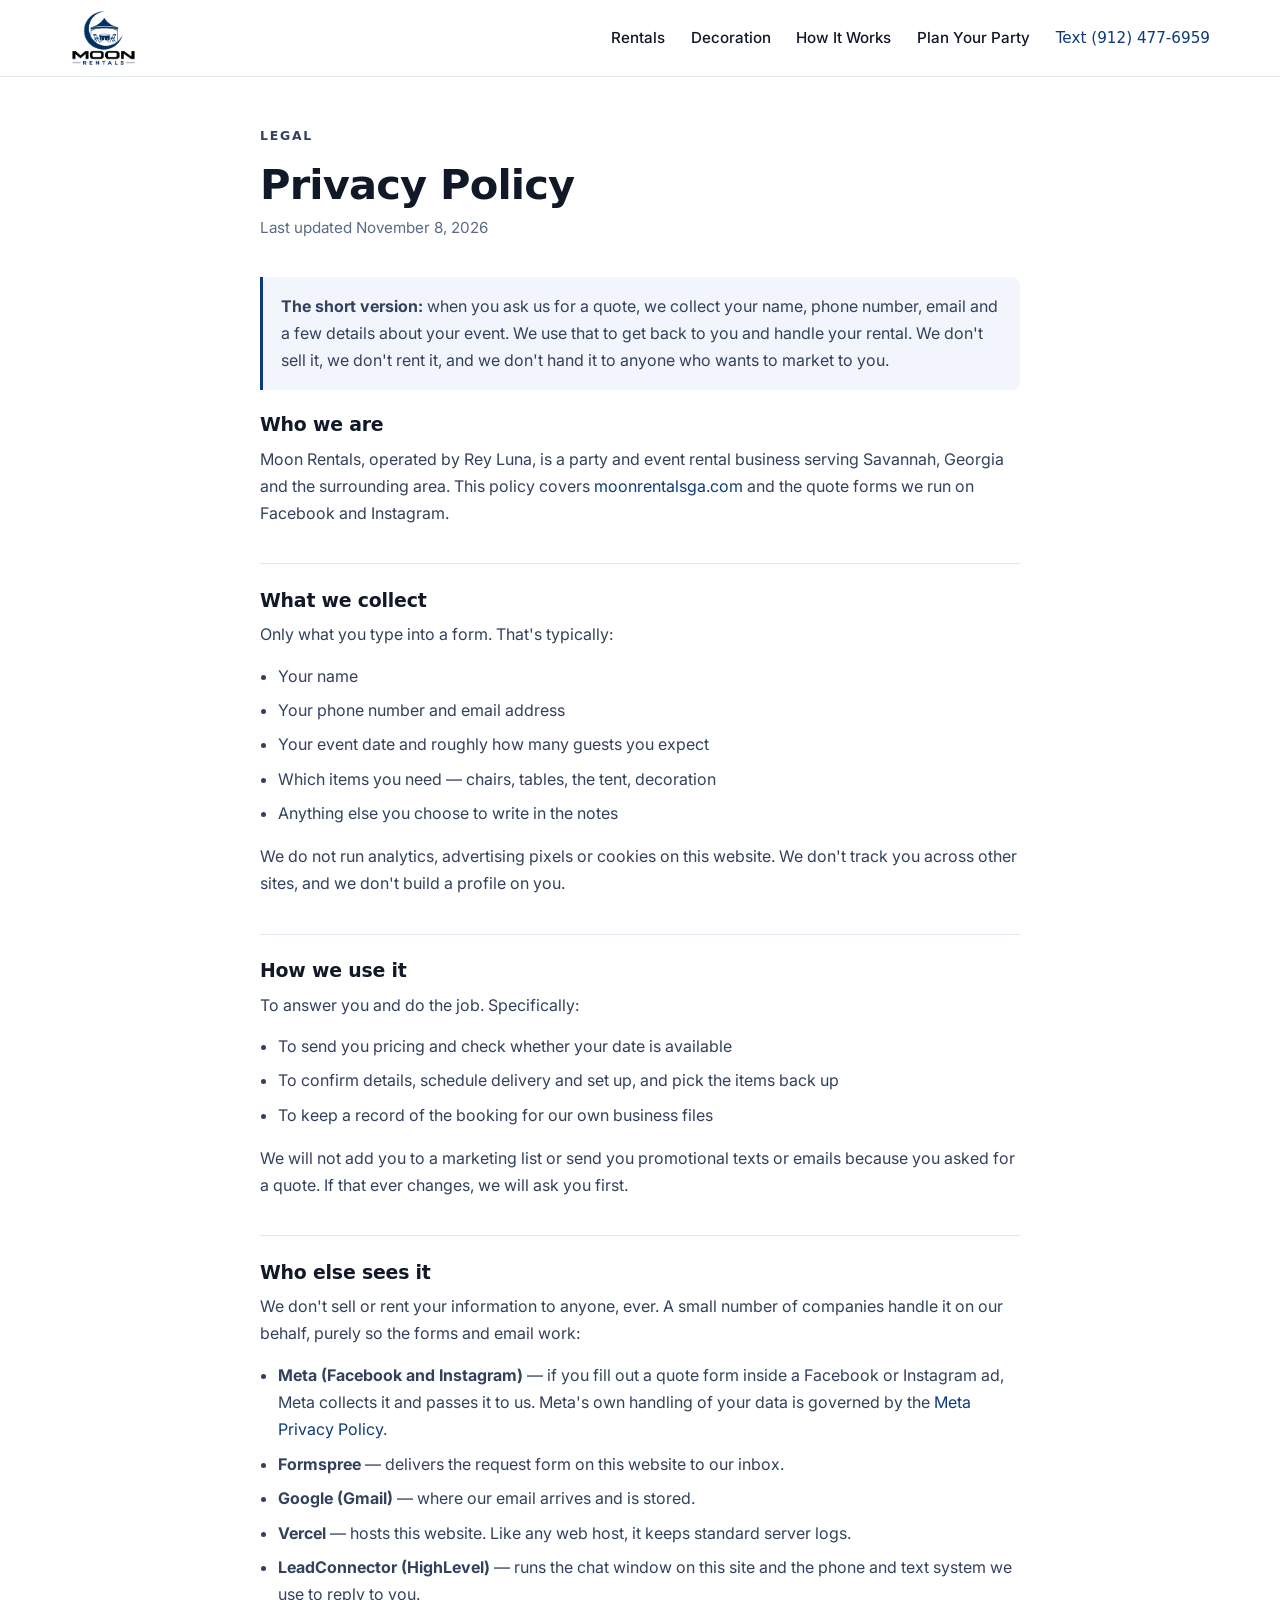
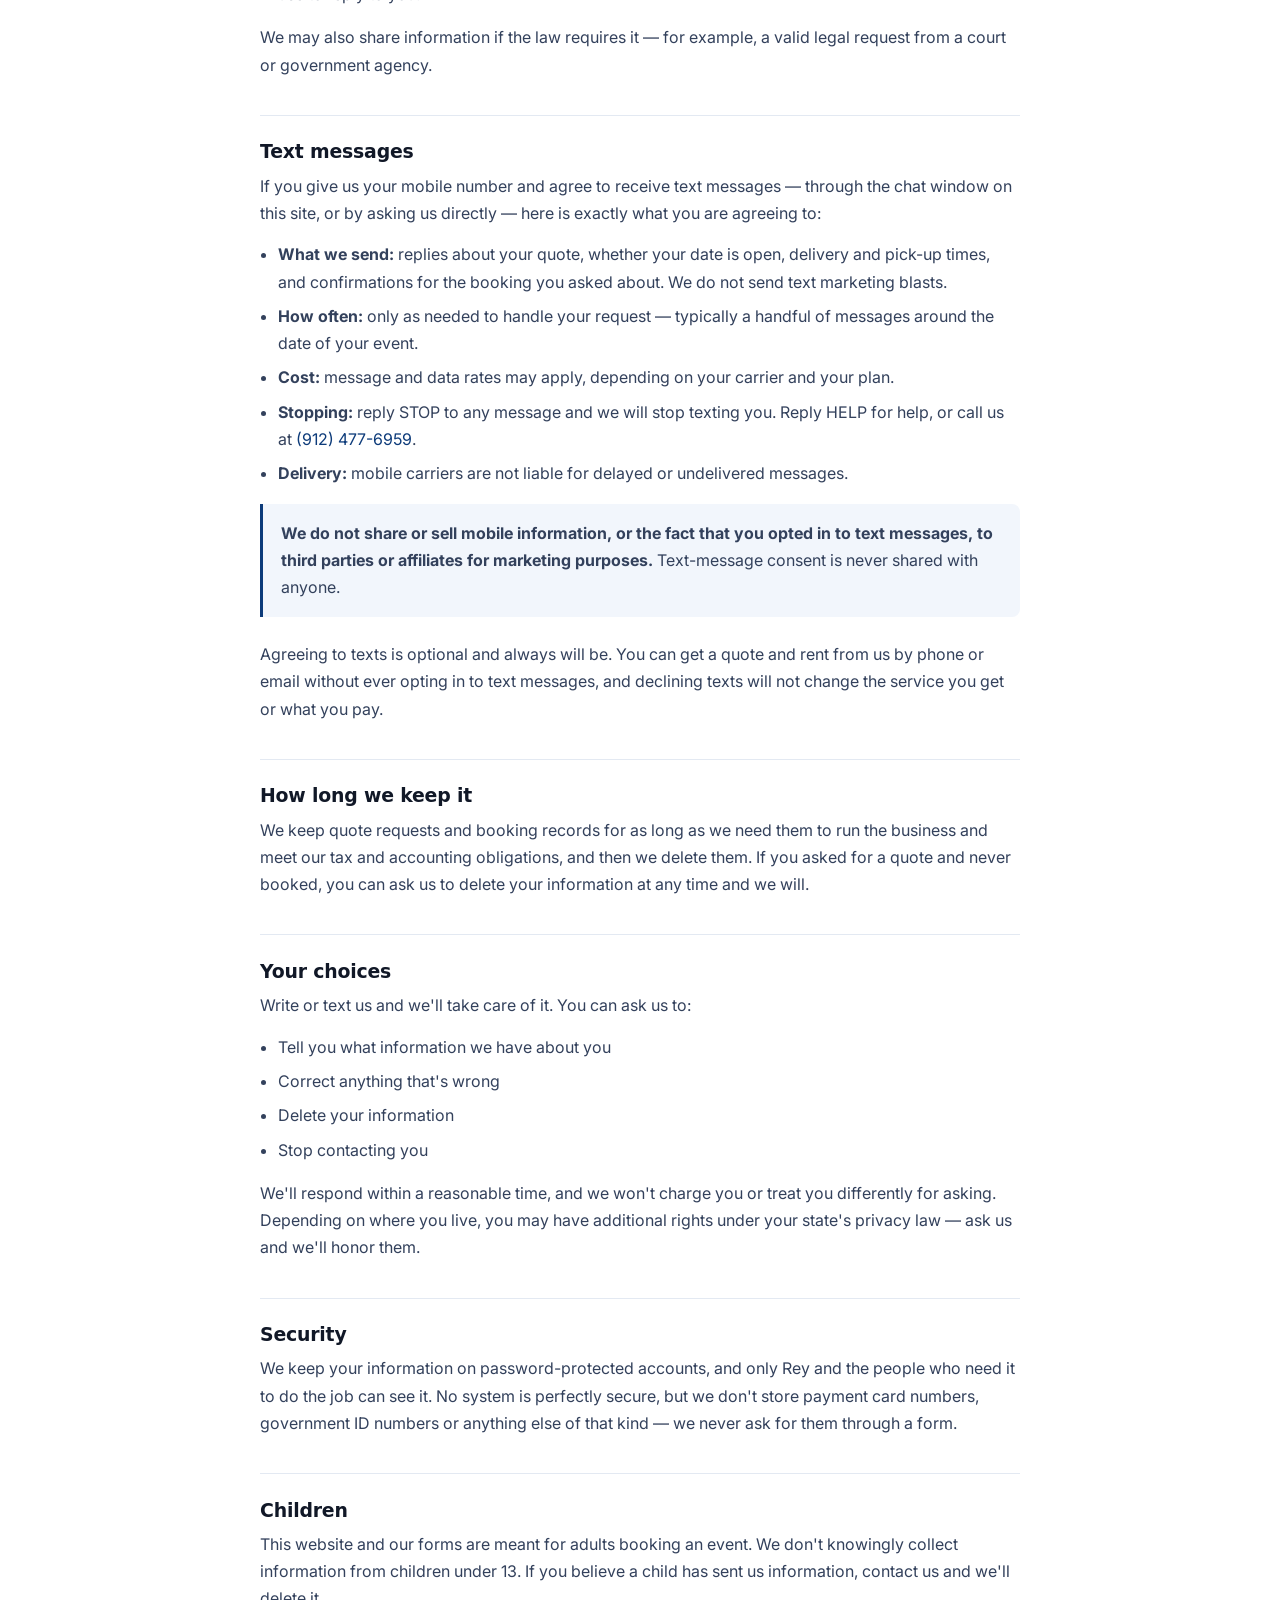
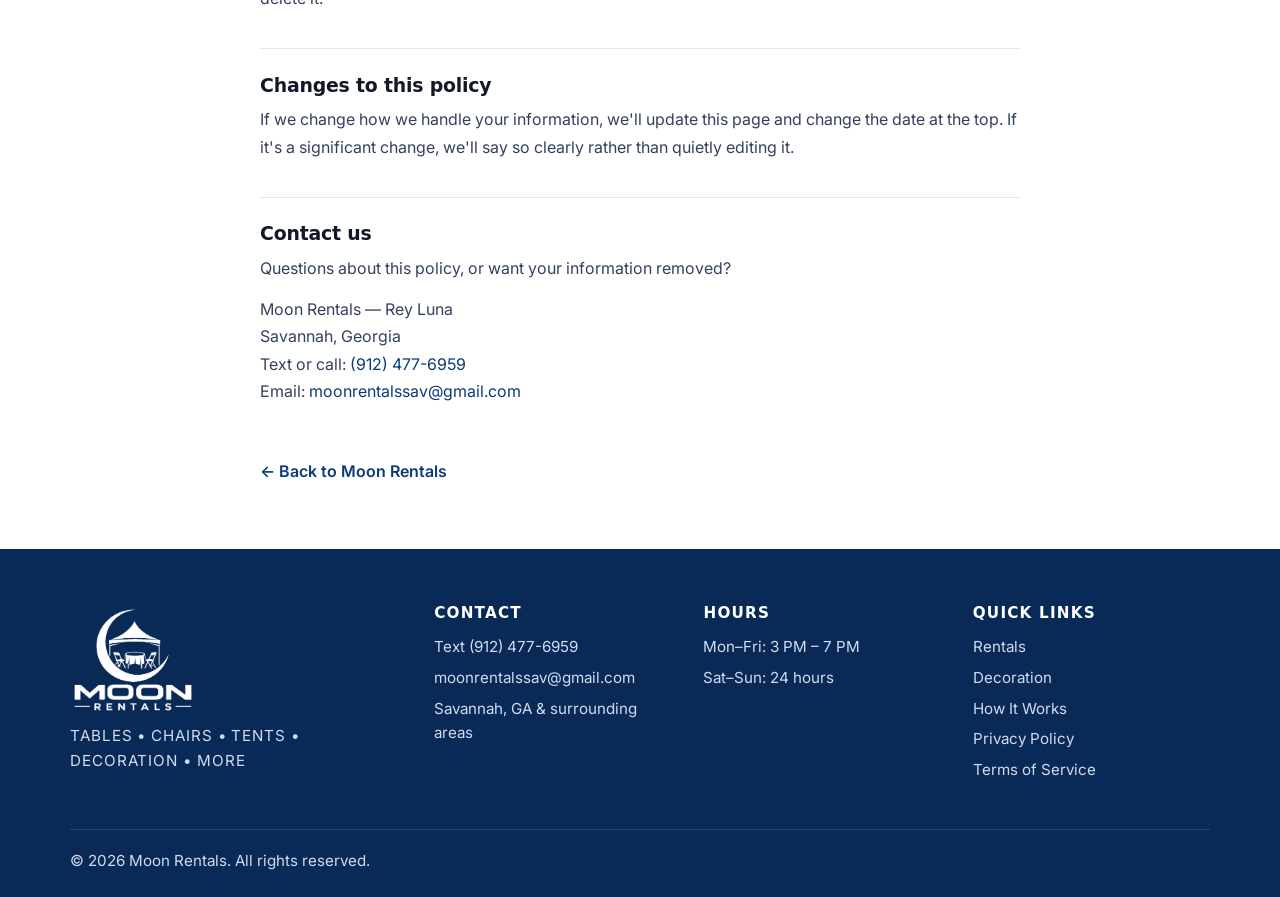
<file: privacy.html>
<!DOCTYPE html>
<html lang="en">
<head>
  <meta charset="UTF-8">
  <meta name="viewport" content="width=device-width, initial-scale=1.0">
  <title>Privacy Policy | Moon Rentals</title>
  <meta name="description" content="How Moon Rentals collects, uses and protects the information you send us when you request a quote. We never sell or share your information.">
  <link rel="icon" type="image/png" sizes="32x32" href="assets/icon-32.png">
  <link rel="apple-touch-icon" href="assets/icon-180.png">
  <link rel="canonical" href="https://www.moonrentalsga.com/privacy">
  <meta name="theme-color" content="#0d3b7a">
  <meta name="robots" content="index, follow">
  <meta property="og:title" content="Privacy Policy | Moon Rentals">
  <meta property="og:description" content="How Moon Rentals handles the information you send when you request a quote.">
  <meta property="og:type" content="website">
  <meta property="og:url" content="https://www.moonrentalsga.com/privacy">
  <link rel="preconnect" href="https://fonts.googleapis.com">
  <link rel="preconnect" href="https://fonts.gstatic.com" crossorigin>
  <link href="https://fonts.googleapis.com/css2?family=Inter:wght@400;500;600;700;800&display=swap" rel="stylesheet">
  <link rel="stylesheet" href="style.css">
  <style>
    .legal { padding: 3rem 0 4rem; }
    .legal-inner { max-width: 760px; }
    .legal h1 { font-size: clamp(1.9rem, 5vw, 2.6rem); margin-bottom: .4rem; }
    .legal .updated { color: #5a6b85; font-size: .95rem; margin-bottom: 2.25rem; }
    .legal h2 {
      font-size: 1.18rem;
      margin: 2.25rem 0 .6rem;
      padding-top: 1.6rem;
      border-top: 1px solid #e3e9f2;
    }
    .legal h2:first-of-type { border-top: 0; padding-top: 0; margin-top: 1.5rem; }
    .legal p, .legal li { color: #33415c; line-height: 1.7; }
    .legal p { margin: 0 0 .9rem; }
    .legal ul { margin: 0 0 1rem; padding-left: 1.15rem; }
    .legal li { margin-bottom: .45rem; }
    .legal a { color: #0d3b7a; }
    .legal .callout {
      background: #f2f6fc;
      border-left: 3px solid #0d3b7a;
      border-radius: 0 8px 8px 0;
      padding: 1rem 1.15rem;
      margin: 0 0 1.5rem;
    }
    .legal .callout p:last-child { margin-bottom: 0; }
    .legal .back { display: inline-block; margin-top: 2.5rem; font-weight: 600; }
    @media (prefers-color-scheme: dark) {
      .legal .updated { color: #6b7a92; }
    }
  </style>

  <!-- LeadConnector chat widget (GoHighLevel) -->
  <script src="https://widgets.leadconnectorhq.com/loader.js" data-resources-url="https://widgets.leadconnectorhq.com/chat-widget/loader.js" data-widget-id="6aefddc55c2083470f449b9e"></script>
</head>
<body>

  <header class="nav" id="top">
    <div class="container nav-inner">
      <a href="/" class="brand" aria-label="Moon Rentals home">
        <img src="assets/logo.png" alt="Moon Rentals" class="brand-logo">
      </a>
      <nav class="nav-links" id="navLinks">
        <a href="/#rentals">Rentals</a>
        <a href="/#decoration">Decoration</a>
        <a href="/#how">How It Works</a>
        <a href="/#planner">Plan Your Party</a>
        <a href="sms:+19124776959" class="nav-phone">Text (912) 477-6959</a>
      </nav>
      <button class="nav-toggle" id="navToggle" aria-label="Open menu" aria-expanded="false">
        <span></span><span></span><span></span>
      </button>
    </div>
  </header>

  <main>
    <section class="section legal">
      <div class="container legal-inner">

        <p class="eyebrow">Legal</p>
        <h1>Privacy Policy</h1>
        <p class="updated">Last updated November 8, 2026</p>

        <div class="callout">
          <p><strong>The short version:</strong> when you ask us for a quote, we collect your name, phone number, email and a few details about your event. We use that to get back to you and handle your rental. We don't sell it, we don't rent it, and we don't hand it to anyone who wants to market to you.</p>
        </div>

        <h2>Who we are</h2>
        <p>Moon Rentals, operated by Rey Luna, is a party and event rental business serving Savannah, Georgia and the surrounding area. This policy covers <a href="https://www.moonrentalsga.com/">moonrentalsga.com</a> and the quote forms we run on Facebook and Instagram.</p>

        <h2>What we collect</h2>
        <p>Only what you type into a form. That's typically:</p>
        <ul>
          <li>Your name</li>
          <li>Your phone number and email address</li>
          <li>Your event date and roughly how many guests you expect</li>
          <li>Which items you need &mdash; chairs, tables, the tent, decoration</li>
          <li>Anything else you choose to write in the notes</li>
        </ul>
        <p>We do not run analytics, advertising pixels or cookies on this website. We don't track you across other sites, and we don't build a profile on you.</p>

        <h2>How we use it</h2>
        <p>To answer you and do the job. Specifically:</p>
        <ul>
          <li>To send you pricing and check whether your date is available</li>
          <li>To confirm details, schedule delivery and set up, and pick the items back up</li>
          <li>To keep a record of the booking for our own business files</li>
        </ul>
        <p>We will not add you to a marketing list or send you promotional texts or emails because you asked for a quote. If that ever changes, we will ask you first.</p>

        <h2>Who else sees it</h2>
        <p>We don't sell or rent your information to anyone, ever. A small number of companies handle it on our behalf, purely so the forms and email work:</p>
        <ul>
          <li><strong>Meta (Facebook and Instagram)</strong> &mdash; if you fill out a quote form inside a Facebook or Instagram ad, Meta collects it and passes it to us. Meta's own handling of your data is governed by the <a href="https://www.facebook.com/privacy/policy/" rel="noopener" target="_blank">Meta Privacy Policy</a>.</li>
          <li><strong>Formspree</strong> &mdash; delivers the request form on this website to our inbox.</li>
          <li><strong>Google (Gmail)</strong> &mdash; where our email arrives and is stored.</li>
          <li><strong>Vercel</strong> &mdash; hosts this website. Like any web host, it keeps standard server logs.</li>
          <li><strong>LeadConnector (HighLevel)</strong> &mdash; runs the chat window on this site and the phone and text system we use to reply to you.</li>
        </ul>
        <p>We may also share information if the law requires it &mdash; for example, a valid legal request from a court or government agency.</p>

        <h2>Text messages</h2>
        <p>If you give us your mobile number and agree to receive text messages &mdash; through the chat window on this site, or by asking us directly &mdash; here is exactly what you are agreeing to:</p>
        <ul>
          <li><strong>What we send:</strong> replies about your quote, whether your date is open, delivery and pick-up times, and confirmations for the booking you asked about. We do not send text marketing blasts.</li>
          <li><strong>How often:</strong> only as needed to handle your request &mdash; typically a handful of messages around the date of your event.</li>
          <li><strong>Cost:</strong> message and data rates may apply, depending on your carrier and your plan.</li>
          <li><strong>Stopping:</strong> reply STOP to any message and we will stop texting you. Reply HELP for help, or call us at <a href="tel:+19124776959">(912) 477-6959</a>.</li>
          <li><strong>Delivery:</strong> mobile carriers are not liable for delayed or undelivered messages.</li>
        </ul>
        <div class="callout">
          <p><strong>We do not share or sell mobile information, or the fact that you opted in to text messages, to third parties or affiliates for marketing purposes.</strong> Text-message consent is never shared with anyone.</p>
        </div>
        <p>Agreeing to texts is optional and always will be. You can get a quote and rent from us by phone or email without ever opting in to text messages, and declining texts will not change the service you get or what you pay.</p>

        <h2>How long we keep it</h2>
        <p>We keep quote requests and booking records for as long as we need them to run the business and meet our tax and accounting obligations, and then we delete them. If you asked for a quote and never booked, you can ask us to delete your information at any time and we will.</p>

        <h2>Your choices</h2>
        <p>Write or text us and we'll take care of it. You can ask us to:</p>
        <ul>
          <li>Tell you what information we have about you</li>
          <li>Correct anything that's wrong</li>
          <li>Delete your information</li>
          <li>Stop contacting you</li>
        </ul>
        <p>We'll respond within a reasonable time, and we won't charge you or treat you differently for asking. Depending on where you live, you may have additional rights under your state's privacy law &mdash; ask us and we'll honor them.</p>

        <h2>Security</h2>
        <p>We keep your information on password-protected accounts, and only Rey and the people who need it to do the job can see it. No system is perfectly secure, but we don't store payment card numbers, government ID numbers or anything else of that kind &mdash; we never ask for them through a form.</p>

        <h2>Children</h2>
        <p>This website and our forms are meant for adults booking an event. We don't knowingly collect information from children under 13. If you believe a child has sent us information, contact us and we'll delete it.</p>

        <h2>Changes to this policy</h2>
        <p>If we change how we handle your information, we'll update this page and change the date at the top. If it's a significant change, we'll say so clearly rather than quietly editing it.</p>

        <h2>Contact us</h2>
        <p>Questions about this policy, or want your information removed?</p>
        <p>
          Moon Rentals &mdash; Rey Luna<br>
          Savannah, Georgia<br>
          Text or call: <a href="sms:+19124776959">(912) 477-6959</a><br>
          Email: <a href="mailto:moonrentalssav@gmail.com">moonrentalssav@gmail.com</a>
        </p>

        <a href="/" class="back">&larr; Back to Moon Rentals</a>

      </div>
    </section>
  </main>

  <footer class="footer">
    <div class="container footer-inner">
      <div class="footer-brand">
        <img src="assets/logo-white.png" alt="Moon Rentals" class="footer-logo">
        <p>Tables &bull; Chairs &bull; Tents &bull; Decoration &bull; More</p>
      </div>
      <div class="footer-col">
        <h4>Contact</h4>
        <p><a href="sms:+19124776959">Text (912) 477-6959</a></p>
        <p><a href="mailto:moonrentalssav@gmail.com">moonrentalssav@gmail.com</a></p>
        <p>Savannah, GA &amp; surrounding areas</p>
      </div>
      <div class="footer-col">
        <h4>Hours</h4>
        <p>Mon&ndash;Fri: 3 PM &ndash; 7 PM</p>
        <p>Sat&ndash;Sun: 24 hours</p>
      </div>
      <div class="footer-col">
        <h4>Quick Links</h4>
        <p><a href="/#rentals">Rentals</a></p>
        <p><a href="/#decoration">Decoration</a></p>
        <p><a href="/#how">How It Works</a></p>
        <p><a href="/privacy">Privacy Policy</a></p>
        <p><a href="/terms">Terms of Service</a></p>
      </div>
    </div>
    <div class="container footer-bottom">
      <p>&copy; <span id="year"></span> Moon Rentals. All rights reserved.</p>
    </div>
  </footer>

  <script>
    document.getElementById('year').textContent = new Date().getFullYear();
    var navToggle = document.getElementById('navToggle');
    var navLinks = document.getElementById('navLinks');
    navToggle.addEventListener('click', function () {
      var open = navLinks.classList.toggle('open');
      navToggle.setAttribute('aria-expanded', open);
    });
  </script>

</body>
</html>
</file>
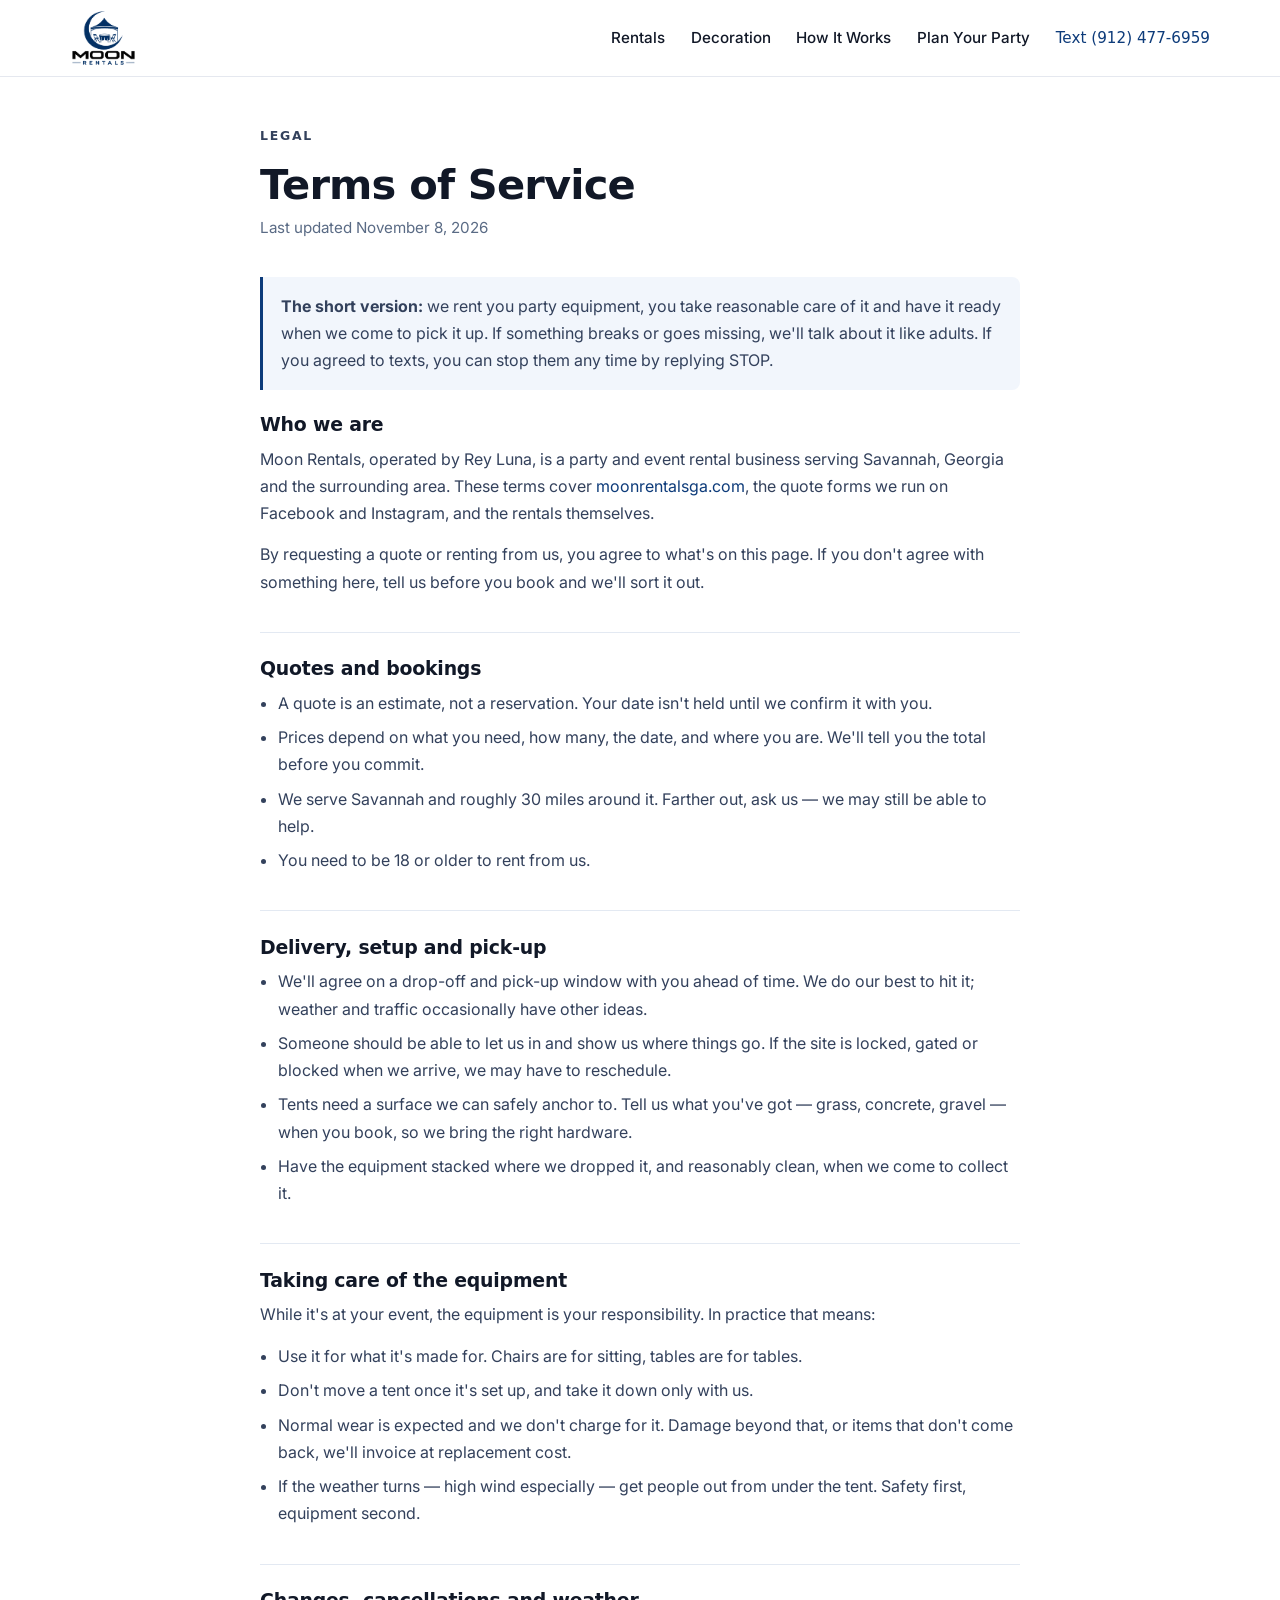
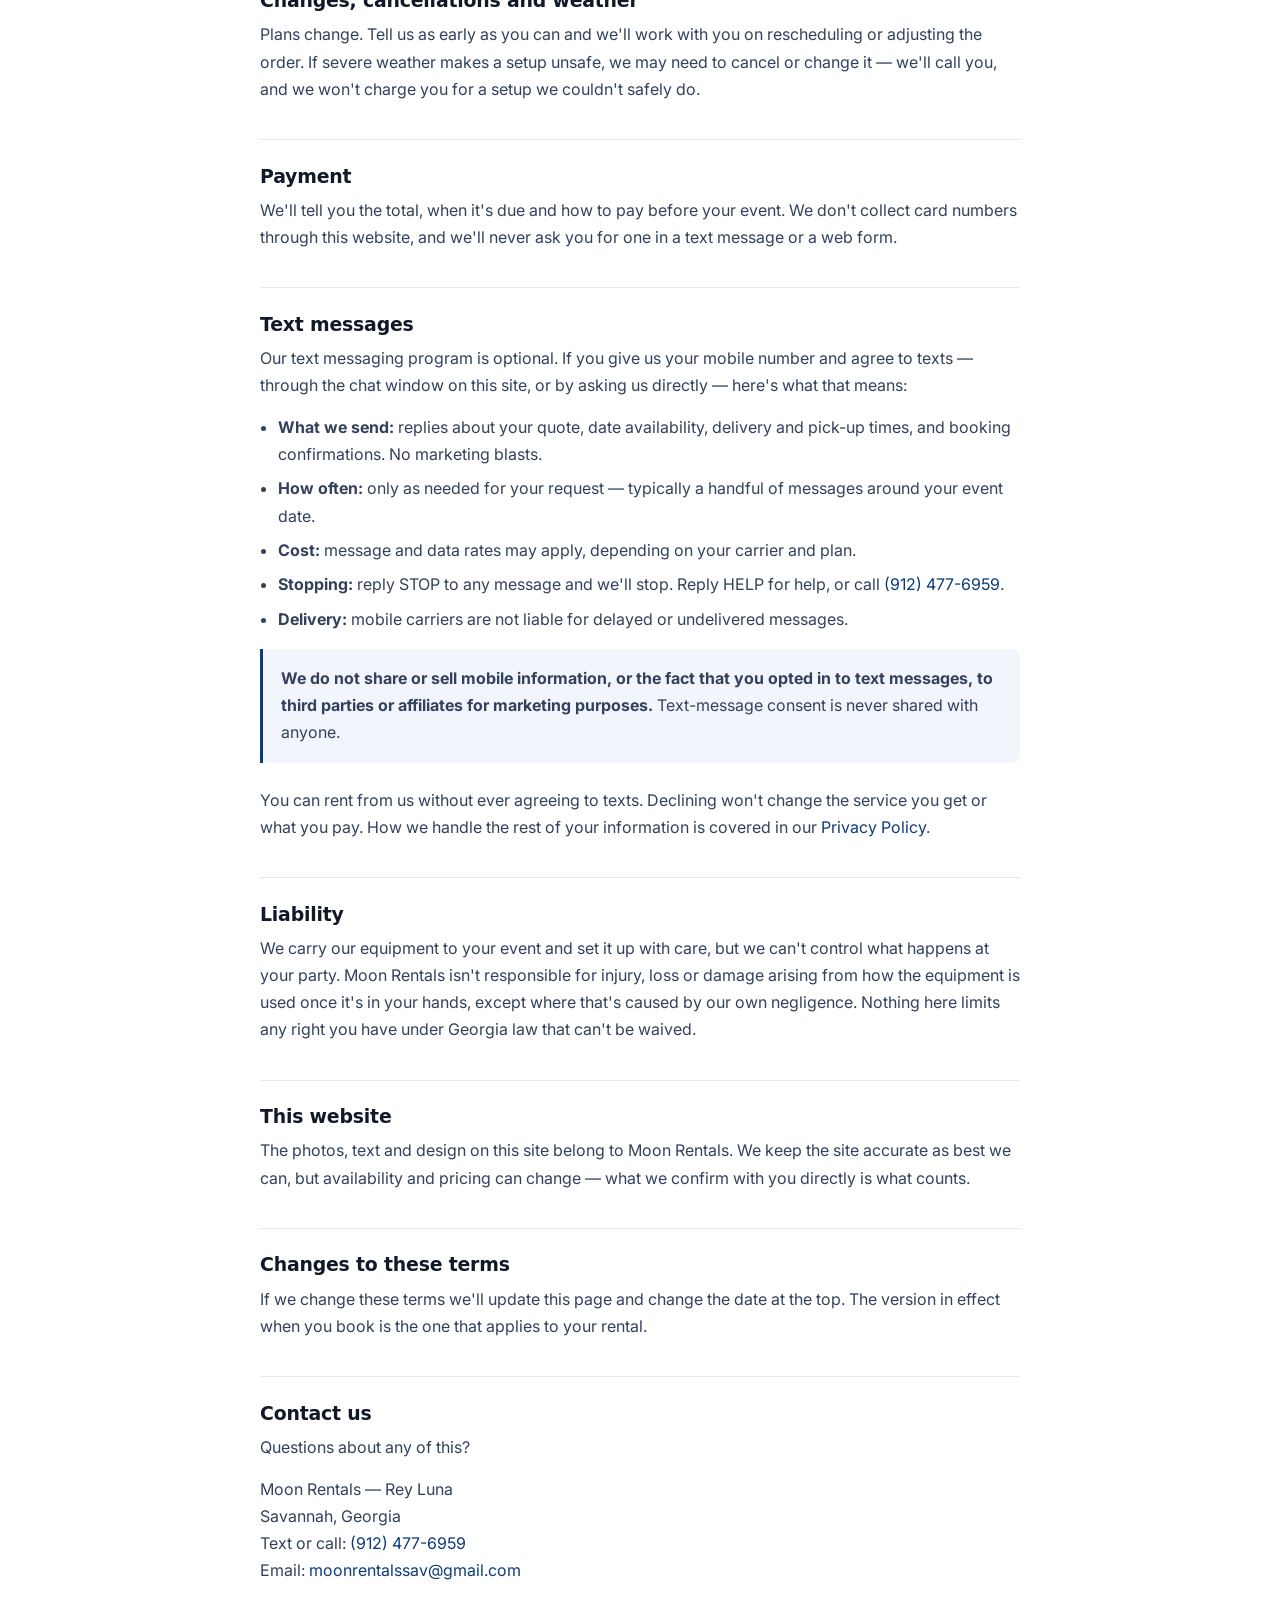
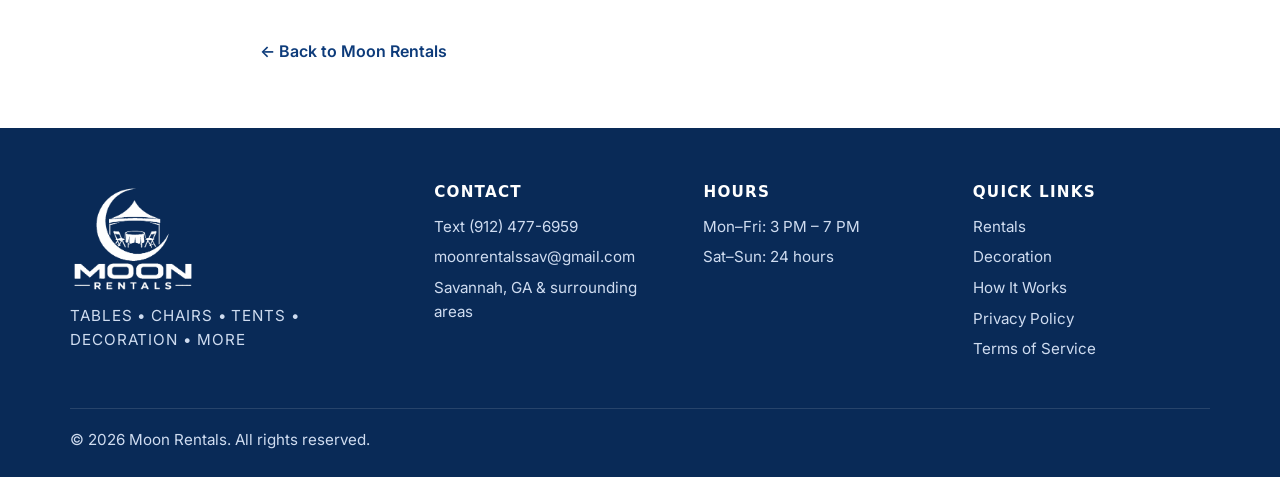
<file: terms.html>
<!DOCTYPE html>
<html lang="en">
<head>
  <meta charset="UTF-8">
  <meta name="viewport" content="width=device-width, initial-scale=1.0">
  <title>Terms of Service | Moon Rentals</title>
  <meta name="description" content="The terms you agree to when you rent tables, chairs, tents or decoration from Moon Rentals in Savannah, Georgia, including our text messaging program.">
  <link rel="icon" type="image/png" sizes="32x32" href="assets/icon-32.png">
  <link rel="apple-touch-icon" href="assets/icon-180.png">
  <link rel="canonical" href="https://www.moonrentalsga.com/terms">
  <meta name="theme-color" content="#0d3b7a">
  <meta name="robots" content="index, follow">
  <meta property="og:title" content="Terms of Service | Moon Rentals">
  <meta property="og:description" content="The terms you agree to when you rent from Moon Rentals, including our text messaging program.">
  <meta property="og:type" content="website">
  <meta property="og:url" content="https://www.moonrentalsga.com/terms">
  <link rel="preconnect" href="https://fonts.googleapis.com">
  <link rel="preconnect" href="https://fonts.gstatic.com" crossorigin>
  <link href="https://fonts.googleapis.com/css2?family=Inter:wght@400;500;600;700;800&display=swap" rel="stylesheet">
  <link rel="stylesheet" href="style.css">
  <style>
    .legal { padding: 3rem 0 4rem; }
    .legal-inner { max-width: 760px; }
    .legal h1 { font-size: clamp(1.9rem, 5vw, 2.6rem); margin-bottom: .4rem; }
    .legal .updated { color: #5a6b85; font-size: .95rem; margin-bottom: 2.25rem; }
    .legal h2 {
      font-size: 1.18rem;
      margin: 2.25rem 0 .6rem;
      padding-top: 1.6rem;
      border-top: 1px solid #e3e9f2;
    }
    .legal h2:first-of-type { border-top: 0; padding-top: 0; margin-top: 1.5rem; }
    .legal p, .legal li { color: #33415c; line-height: 1.7; }
    .legal p { margin: 0 0 .9rem; }
    .legal ul { margin: 0 0 1rem; padding-left: 1.15rem; }
    .legal li { margin-bottom: .45rem; }
    .legal a { color: #0d3b7a; }
    .legal .callout {
      background: #f2f6fc;
      border-left: 3px solid #0d3b7a;
      border-radius: 0 8px 8px 0;
      padding: 1rem 1.15rem;
      margin: 0 0 1.5rem;
    }
    .legal .callout p:last-child { margin-bottom: 0; }
    .legal .back { display: inline-block; margin-top: 2.5rem; font-weight: 600; }
    @media (prefers-color-scheme: dark) {
      .legal .updated { color: #6b7a92; }
    }
  </style>

  <!-- LeadConnector chat widget (GoHighLevel) -->
  <script src="https://widgets.leadconnectorhq.com/loader.js" data-resources-url="https://widgets.leadconnectorhq.com/chat-widget/loader.js" data-widget-id="6aefddc55c2083470f449b9e"></script>
</head>
<body>

  <header class="nav" id="top">
    <div class="container nav-inner">
      <a href="/" class="brand" aria-label="Moon Rentals home">
        <img src="assets/logo.png" alt="Moon Rentals" class="brand-logo">
      </a>
      <nav class="nav-links" id="navLinks">
        <a href="/#rentals">Rentals</a>
        <a href="/#decoration">Decoration</a>
        <a href="/#how">How It Works</a>
        <a href="/#planner">Plan Your Party</a>
        <a href="sms:+19124776959" class="nav-phone">Text (912) 477-6959</a>
      </nav>
      <button class="nav-toggle" id="navToggle" aria-label="Open menu" aria-expanded="false">
        <span></span><span></span><span></span>
      </button>
    </div>
  </header>

  <main>
    <section class="section legal">
      <div class="container legal-inner">

        <p class="eyebrow">Legal</p>
        <h1>Terms of Service</h1>
        <p class="updated">Last updated November 8, 2026</p>

        <div class="callout">
          <p><strong>The short version:</strong> we rent you party equipment, you take reasonable care of it and have it ready when we come to pick it up. If something breaks or goes missing, we'll talk about it like adults. If you agreed to texts, you can stop them any time by replying STOP.</p>
        </div>

        <h2>Who we are</h2>
        <p>Moon Rentals, operated by Rey Luna, is a party and event rental business serving Savannah, Georgia and the surrounding area. These terms cover <a href="https://www.moonrentalsga.com/">moonrentalsga.com</a>, the quote forms we run on Facebook and Instagram, and the rentals themselves.</p>
        <p>By requesting a quote or renting from us, you agree to what's on this page. If you don't agree with something here, tell us before you book and we'll sort it out.</p>

        <h2>Quotes and bookings</h2>
        <ul>
          <li>A quote is an estimate, not a reservation. Your date isn't held until we confirm it with you.</li>
          <li>Prices depend on what you need, how many, the date, and where you are. We'll tell you the total before you commit.</li>
          <li>We serve Savannah and roughly 30 miles around it. Farther out, ask us &mdash; we may still be able to help.</li>
          <li>You need to be 18 or older to rent from us.</li>
        </ul>

        <h2>Delivery, setup and pick-up</h2>
        <ul>
          <li>We'll agree on a drop-off and pick-up window with you ahead of time. We do our best to hit it; weather and traffic occasionally have other ideas.</li>
          <li>Someone should be able to let us in and show us where things go. If the site is locked, gated or blocked when we arrive, we may have to reschedule.</li>
          <li>Tents need a surface we can safely anchor to. Tell us what you've got &mdash; grass, concrete, gravel &mdash; when you book, so we bring the right hardware.</li>
          <li>Have the equipment stacked where we dropped it, and reasonably clean, when we come to collect it.</li>
        </ul>

        <h2>Taking care of the equipment</h2>
        <p>While it's at your event, the equipment is your responsibility. In practice that means:</p>
        <ul>
          <li>Use it for what it's made for. Chairs are for sitting, tables are for tables.</li>
          <li>Don't move a tent once it's set up, and take it down only with us.</li>
          <li>Normal wear is expected and we don't charge for it. Damage beyond that, or items that don't come back, we'll invoice at replacement cost.</li>
          <li>If the weather turns &mdash; high wind especially &mdash; get people out from under the tent. Safety first, equipment second.</li>
        </ul>

        <h2>Changes, cancellations and weather</h2>
        <p>Plans change. Tell us as early as you can and we'll work with you on rescheduling or adjusting the order. If severe weather makes a setup unsafe, we may need to cancel or change it &mdash; we'll call you, and we won't charge you for a setup we couldn't safely do.</p>

        <h2>Payment</h2>
        <p>We'll tell you the total, when it's due and how to pay before your event. We don't collect card numbers through this website, and we'll never ask you for one in a text message or a web form.</p>

        <h2>Text messages</h2>
        <p>Our text messaging program is optional. If you give us your mobile number and agree to texts &mdash; through the chat window on this site, or by asking us directly &mdash; here's what that means:</p>
        <ul>
          <li><strong>What we send:</strong> replies about your quote, date availability, delivery and pick-up times, and booking confirmations. No marketing blasts.</li>
          <li><strong>How often:</strong> only as needed for your request &mdash; typically a handful of messages around your event date.</li>
          <li><strong>Cost:</strong> message and data rates may apply, depending on your carrier and plan.</li>
          <li><strong>Stopping:</strong> reply STOP to any message and we'll stop. Reply HELP for help, or call <a href="tel:+19124776959">(912) 477-6959</a>.</li>
          <li><strong>Delivery:</strong> mobile carriers are not liable for delayed or undelivered messages.</li>
        </ul>
        <div class="callout">
          <p><strong>We do not share or sell mobile information, or the fact that you opted in to text messages, to third parties or affiliates for marketing purposes.</strong> Text-message consent is never shared with anyone.</p>
        </div>
        <p>You can rent from us without ever agreeing to texts. Declining won't change the service you get or what you pay. How we handle the rest of your information is covered in our <a href="/privacy">Privacy Policy</a>.</p>

        <h2>Liability</h2>
        <p>We carry our equipment to your event and set it up with care, but we can't control what happens at your party. Moon Rentals isn't responsible for injury, loss or damage arising from how the equipment is used once it's in your hands, except where that's caused by our own negligence. Nothing here limits any right you have under Georgia law that can't be waived.</p>

        <h2>This website</h2>
        <p>The photos, text and design on this site belong to Moon Rentals. We keep the site accurate as best we can, but availability and pricing can change &mdash; what we confirm with you directly is what counts.</p>

        <h2>Changes to these terms</h2>
        <p>If we change these terms we'll update this page and change the date at the top. The version in effect when you book is the one that applies to your rental.</p>

        <h2>Contact us</h2>
        <p>Questions about any of this?</p>
        <p>
          Moon Rentals &mdash; Rey Luna<br>
          Savannah, Georgia<br>
          Text or call: <a href="tel:+19124776959">(912) 477-6959</a><br>
          Email: <a href="mailto:moonrentalssav@gmail.com">moonrentalssav@gmail.com</a>
        </p>

        <a href="/" class="back">&larr; Back to Moon Rentals</a>

      </div>
    </section>
  </main>

  <footer class="footer">
    <div class="container footer-inner">
      <div class="footer-brand">
        <img src="assets/logo-white.png" alt="Moon Rentals" class="footer-logo">
        <p>Tables &bull; Chairs &bull; Tents &bull; Decoration &bull; More</p>
      </div>
      <div class="footer-col">
        <h4>Contact</h4>
        <p><a href="sms:+19124776959">Text (912) 477-6959</a></p>
        <p><a href="mailto:moonrentalssav@gmail.com">moonrentalssav@gmail.com</a></p>
        <p>Savannah, GA &amp; surrounding areas</p>
      </div>
      <div class="footer-col">
        <h4>Hours</h4>
        <p>Mon&ndash;Fri: 3 PM &ndash; 7 PM</p>
        <p>Sat&ndash;Sun: 24 hours</p>
      </div>
      <div class="footer-col">
        <h4>Quick Links</h4>
        <p><a href="/#rentals">Rentals</a></p>
        <p><a href="/#decoration">Decoration</a></p>
        <p><a href="/#how">How It Works</a></p>
        <p><a href="/privacy">Privacy Policy</a></p>
        <p><a href="/terms">Terms of Service</a></p>
      </div>
    </div>
    <div class="container footer-bottom">
      <p>&copy; <span id="year"></span> Moon Rentals. All rights reserved.</p>
    </div>
  </footer>

  <script>
    document.getElementById('year').textContent = new Date().getFullYear();
    var navToggle = document.getElementById('navToggle');
    var navLinks = document.getElementById('navLinks');
    navToggle.addEventListener('click', function () {
      var open = navLinks.classList.toggle('open');
      navToggle.setAttribute('aria-expanded', open);
    });
  </script>

</body>
</html>
</file>
<file: style.css>
:root {
  --navy: #0d3b7a;
  --navy-dark: #092a57;
  --navy-light: #e8eef7;
  --ink: #111827;
  --muted: #5b6475;
  --line: #e5e8ef;
  --bg: #ffffff;
  --bg-alt: #f6f8fb;
  --radius: 14px;
  --shadow: 0 10px 30px rgba(13, 59, 122, 0.08);
  --font-head: 'Montserrat', system-ui, sans-serif;
  --font-body: 'Inter', system-ui, sans-serif;
}

* { box-sizing: border-box; }
html { scroll-behavior: smooth; }
body {
  margin: 0;
  font-family: var(--font-body);
  color: var(--ink);
  background: var(--bg);
  line-height: 1.6;
  -webkit-font-smoothing: antialiased;
}
img { max-width: 100%; display: block; }
a { color: var(--navy); text-decoration: none; }
h1, h2, h3, h4 { font-family: var(--font-head); line-height: 1.15; margin: 0 0 0.5em; }
h1 { font-size: clamp(2.1rem, 4.5vw, 3.4rem); font-weight: 800; letter-spacing: -0.02em; }
h2 { font-size: clamp(1.7rem, 3vw, 2.4rem); font-weight: 800; letter-spacing: -0.01em; }
h3 { font-size: 1.2rem; font-weight: 700; }
h4 { font-size: 0.95rem; font-weight: 700; text-transform: uppercase; letter-spacing: 0.08em; }
p { margin: 0 0 1em; }

.container { width: min(1140px, 100% - 2rem); margin-inline: auto; }
.container.narrow { max-width: 780px; }

.eyebrow {
  font-family: var(--font-head);
  font-size: 0.78rem; font-weight: 700;
  letter-spacing: 0.14em; text-transform: uppercase;
  color: var(--navy); margin-bottom: 0.75rem;
}
.eyebrow-light { color: #9fc0f0; }
.lead { font-size: 1.15rem; color: var(--muted); max-width: 540px; }
.sub { color: var(--muted); max-width: 620px; }

/* Buttons */
.btn {
  display: inline-flex; align-items: center; justify-content: center;
  padding: 0.85rem 1.5rem; border-radius: 999px;
  font-family: var(--font-head); font-weight: 700; font-size: 0.95rem;
  border: 2px solid transparent; cursor: pointer; transition: all .18s ease;
  white-space: nowrap;
}
.btn-primary { background: var(--navy); color: #fff; border-color: var(--navy); }
.btn-primary:hover { background: var(--navy-dark); border-color: var(--navy-dark); transform: translateY(-1px); }
.btn-outline { background: transparent; color: var(--navy); border-color: var(--navy); }
.btn-outline:hover { background: var(--navy-light); }
.btn-sm { padding: 0.6rem 1.15rem; font-size: 0.85rem; }
.btn-lg { padding: 1rem 2.2rem; font-size: 1.05rem; }
.btn[disabled] { opacity: 0.6; cursor: wait; transform: none; }

/* Nav */
.nav {
  position: sticky; top: 0; z-index: 50;
  background: rgba(255,255,255,0.94); backdrop-filter: blur(10px);
  border-bottom: 1px solid var(--line);
}
.nav-inner { display: flex; align-items: center; justify-content: space-between; height: 76px; }
.brand-logo { height: 58px; width: auto; }
.nav-links { display: flex; align-items: center; gap: 1.6rem; }
.nav-links a { font-weight: 500; color: var(--ink); font-size: 0.95rem; }
.nav-links a:hover { color: var(--navy); }
.nav-phone { font-family: var(--font-head); font-weight: 700; color: var(--navy) !important; }
.nav-toggle {
  display: none; background: none; border: 0; padding: 8px; cursor: pointer;
  flex-direction: column; gap: 5px;
}
.nav-toggle span { display: block; width: 24px; height: 2.5px; background: var(--ink); border-radius: 2px; }

/* Hero */
.hero {
  position: relative;
  overflow: hidden;
  background: var(--navy-dark);
  padding: 3.5rem 0;
  /* Roughly the shape of the source footage, capped so it never dominates */
  aspect-ratio: 16 / 9;
  min-height: 430px;
  max-height: 600px;
  display: flex;
  align-items: center;
}
/* NOTE: these layers use positive z-index on purpose. A negative z-index on a
   <video> makes iOS Safari paint it over the hero text until a repaint. */
.hero-video {
  position: absolute;
  inset: 0;
  width: 100%;
  height: 100%;
  object-fit: cover;
  object-position: center 45%;
  z-index: 0;
  pointer-events: none;
}
.hero-scrim {
  position: absolute;
  inset: 0;
  z-index: 1;
  background:
    linear-gradient(180deg,
      rgba(7, 32, 68, 0.80) 0%,
      rgba(7, 32, 68, 0.62) 42%,
      rgba(7, 32, 68, 0.86) 100%);
}
.hero-inner {
  position: relative;
  z-index: 2;
  width: min(1140px, 100% - 2rem);
}
.hero-copy { max-width: 680px; }
.hero h1 { color: #fff; text-shadow: 0 2px 18px rgba(0, 0, 0, 0.35); }
.hero .lead { color: #e4ecf8; max-width: 580px; text-shadow: 0 1px 10px rgba(0, 0, 0, 0.3); }
.hero-actions { display: flex; gap: 0.8rem; flex-wrap: wrap; margin: 1.6rem 0; }
.hero-points {
  list-style: none; padding: 0; margin: 0;
  display: flex; gap: 1.4rem; flex-wrap: wrap;
  color: #d4e1f3; font-size: 0.92rem;
}
.hero-points li::before { content: "✓"; color: #7fb3f5; font-weight: 800; margin-right: 0.45rem; }

/* Ghost button — outline style that reads on a dark background */
.btn-ghost {
  background: rgba(255, 255, 255, 0.10);
  color: #fff;
  border-color: rgba(255, 255, 255, 0.65);
  -webkit-backdrop-filter: blur(4px);
          backdrop-filter: blur(4px);
}
.btn-ghost:hover { background: rgba(255, 255, 255, 0.2); border-color: #fff; }

/* Honour reduced-motion: freeze on the poster frame instead of playing */
@media (prefers-reduced-motion: reduce) {
  .hero-video { display: none; }
  .hero {
    background: var(--navy-dark) url("assets/hero-poster.jpg") center 45% / cover no-repeat;
  }
}
@media (prefers-reduced-motion: reduce) and (max-width: 720px) {
  .hero { background-image: url("assets/hero-poster-mobile.jpg"); }
}

/* Placeholders */
.placeholder {
  background: repeating-linear-gradient(135deg, #e3e9f3 0 12px, #eef2f8 12px 24px);
  border: 2px dashed #b9c7dd; border-radius: var(--radius);
  display: flex; align-items: center; justify-content: center; text-align: center;
  color: #4a5a78; font-family: var(--font-head); font-weight: 600; font-size: 0.95rem;
  padding: 1rem;
}
.placeholder small { font-weight: 500; font-family: var(--font-body); color: #6b7a95; }
.placeholder-hero { aspect-ratio: 4/3; box-shadow: var(--shadow); }
.placeholder-map { aspect-ratio: 4/3; }
.area-map { display: block; width: 100%; aspect-ratio: 4/3; border: 0; border-radius: var(--radius); box-shadow: var(--shadow); background: #e8edf5; }
.card-img { aspect-ratio: 4/3; border-radius: var(--radius) var(--radius) 0 0; border-bottom: 0; }

/* Sections */
.section { padding: 5rem 0; }
.section-alt { background: var(--bg-alt); }
.section-head { text-align: center; max-width: 700px; margin: 0 auto 3rem; }
.section-head .sub { margin-inline: auto; }

.grid { display: grid; gap: 1.5rem; }
.cards { grid-template-columns: repeat(3, 1fr); }
.card {
  background: #fff; border: 1px solid var(--line); border-radius: var(--radius);
  overflow: hidden; transition: transform .18s ease, box-shadow .18s ease;
}
.card:hover { transform: translateY(-3px); box-shadow: var(--shadow); }
img.card-img, .card-wide img.card-img { display: block; width: 100%; height: auto; border: 0; object-fit: cover; }
.card-wide img.card-img { height: 100%; aspect-ratio: auto; min-height: 240px; max-height: 340px; }
.card-body { padding: 1.25rem 1.35rem 1.4rem; }
.card-body p { color: var(--muted); font-size: 0.95rem; margin-bottom: 0.8rem; }
.price {
  display: inline-block; font-family: var(--font-head); font-size: 0.78rem; font-weight: 700;
  color: var(--navy); background: var(--navy-light); padding: 0.3rem 0.7rem; border-radius: 999px;
}
.card-wide { grid-column: span 3; display: grid; grid-template-columns: 1fr 1fr; }
.card-wide .card-img { border-radius: var(--radius) 0 0 var(--radius); border-right: 0; border-bottom: 2px dashed #b9c7dd; aspect-ratio: auto; min-height: 220px; }
.card-wide .card-body { display: flex; flex-direction: column; justify-content: center; padding: 2rem; }

.steps { grid-template-columns: repeat(3, 1fr); }
.step { background: #fff; border: 1px solid var(--line); border-radius: var(--radius); padding: 2rem 1.6rem; }
.step-num {
  width: 44px; height: 44px; border-radius: 50%; background: var(--navy); color: #fff;
  display: grid; place-items: center; font-family: var(--font-head); font-weight: 800; margin-bottom: 1rem;
}
.step p { color: var(--muted); margin: 0; font-size: 0.95rem; }

.area-inner { display: grid; grid-template-columns: 1.1fr 1fr; gap: 3rem; align-items: center; }

/* Form */
.form { background: #fff; color: var(--ink); }
.row { display: grid; grid-template-columns: 1fr 1fr; gap: 1rem; }
.field { margin-bottom: 1rem; }
.field label, .items legend { display: block; font-weight: 600; font-size: 0.88rem; margin-bottom: 0.35rem; }
.field input, .field select, .field textarea, .qty {
  width: 100%; padding: 0.7rem 0.85rem; border: 1.5px solid #d4dae6; border-radius: 9px;
  font: inherit; font-size: 0.95rem; background: #fff; color: var(--ink);
}
.field input:focus, .field select:focus, .field textarea:focus, .qty:focus {
  outline: none; border-color: var(--navy); box-shadow: 0 0 0 3px rgba(13,59,122,0.15);
}
.field input.invalid, .field select.invalid { border-color: #d14343; }
.radios { display: flex; gap: 1.2rem; padding-top: 0.55rem; }
.radios label { display: inline-flex; align-items: center; gap: 0.4rem; font-weight: 500; margin: 0; }
.items { border: 1.5px solid #d4dae6; border-radius: 9px; padding: 1rem 1.1rem 0.6rem; margin: 0 0 1rem; }
.items legend { padding: 0 0.4rem; }
.hint { font-size: 0.82rem; color: var(--muted); margin-bottom: 0.6rem; }
.item-row { display: grid; grid-template-columns: 1fr 110px; gap: 0.8rem; align-items: center; margin-bottom: 0.55rem; }
.check { display: flex; align-items: center; gap: 0.5rem; font-weight: 500; font-size: 0.95rem; }
.check input { width: 18px; height: 18px; accent-color: var(--navy); }
.qty:disabled { background: #f3f5f9; color: #9aa3b5; }
.items.invalid { border-color: #d14343; }
.form-note { font-size: 0.82rem; color: var(--muted); margin: 0.8rem 0 0; }
.form-msg { margin: 0.8rem 0 0; font-weight: 600; min-height: 1.4em; }
.form-msg.ok { color: #1a7f4b; }
.form-msg.err { color: #d14343; }
.form .btn-lg { width: 100%; margin-top: 0.5rem; }

/* Modal */
.modal { position: fixed; inset: 0; z-index: 100; display: grid; place-items: center; padding: 1.5rem; }
.modal[hidden] { display: none; }
.modal-backdrop { position: absolute; inset: 0; background: rgba(9, 42, 87, 0.6); backdrop-filter: blur(3px); animation: fade .18s ease; }
.modal-dialog {
  position: relative; background: #fff; border-radius: var(--radius);
  width: min(720px, 100%); max-height: calc(100vh - 3rem); overflow-y: auto;
  padding: 2rem; box-shadow: 0 30px 70px rgba(0,0,0,0.35);
  animation: pop .2s ease;
}
@keyframes fade { from { opacity: 0; } }
@keyframes pop { from { opacity: 0; transform: translateY(12px); } }
.modal-close {
  position: absolute; top: 0.9rem; right: 1rem; background: none; border: 0;
  font-size: 1.9rem; line-height: 1; color: var(--muted); cursor: pointer; padding: 0.2rem 0.5rem;
  border-radius: 8px;
}
.modal-close:hover { background: var(--bg-alt); color: var(--ink); }
.modal-head { margin-bottom: 1.5rem; padding-right: 2.5rem; }
.modal-head h2 { margin-bottom: 0.4rem; }
.modal-head p { color: var(--muted); font-size: 0.95rem; margin: 0 0 0.4rem; }
.modal-head a { font-weight: 600; }
.modal-hours { font-size: 0.85rem !important; color: var(--navy) !important; font-weight: 600; }
.text-us-btn { margin: 0.35rem 0 0.85rem; }
.text-us-btn:hover { transform: translateY(-1px); }
@media (max-width: 560px) {
  .text-us-btn { display: flex; width: 100%; white-space: normal; text-align: center; line-height: 1.3; }
}
body.modal-open { overflow: hidden; }

/* Link-styled button */
.link-btn {
  background: none; border: 0; padding: 0; font: inherit; color: #cfdcf0;
  cursor: pointer; text-align: left;
}
.link-btn:hover { color: #fff; }

/* CTA */
.cta { background: var(--bg-alt); padding: 4.5rem 0; text-align: center; }
.cta-inner .hero-actions { justify-content: center; margin-bottom: 0; }
.cta p { color: var(--muted); }

/* Footer */
.footer { background: var(--navy-dark); color: #cfdcf0; padding: 3.5rem 0 1.5rem; }
.footer-inner { display: grid; grid-template-columns: 1.4fr 1fr 1fr 1fr; gap: 2rem; }
.footer-logo { height: 110px; width: auto; margin-bottom: 0.6rem; }
.footer-brand p { font-size: 0.82rem; letter-spacing: 0.06em; text-transform: uppercase; }
.footer h4 { color: #fff; margin-bottom: 0.8rem; }
.footer p { margin: 0 0 0.4rem; font-size: 0.95rem; }
.footer a { color: #cfdcf0; }
.footer a:hover { color: #fff; }
.footer-bottom { border-top: 1px solid rgba(255,255,255,0.12); margin-top: 2.5rem; padding-top: 1.2rem; font-size: 0.82rem; }
.footer-bottom p { margin: 0; }

/* Responsive */
@media (max-width: 960px) {
  .cards { grid-template-columns: repeat(2, 1fr); }
  .card-wide { grid-column: span 2; }
  .steps { grid-template-columns: 1fr; }
  .area-inner { grid-template-columns: 1fr; }
  .footer-inner { grid-template-columns: 1fr 1fr; }
}
@media (max-width: 720px) {
  .nav-toggle { display: flex; }
  .nav-links {
    display: none; position: absolute; left: 0; right: 0; top: 76px;
    background: #fff; border-bottom: 1px solid var(--line);
    flex-direction: column; align-items: stretch; gap: 0; padding: 0.5rem 1rem 1rem;
  }
  .nav-links.open { display: flex; }
  .nav-links a { padding: 0.8rem 0.4rem; border-bottom: 1px solid var(--line); }
  .nav-links .btn { margin-top: 0.8rem; border-bottom: 0; }
  .brand-logo { height: 50px; }
  /* On phones let the copy set the height — a 16:9 box would be far too short */
  .hero {
    aspect-ratio: auto;
    min-height: 0;
    max-height: none;
    padding: 2.75rem 0 3rem;
  }
  .hero h1 { font-size: clamp(1.9rem, 8vw, 2.4rem); }
  .hero .lead { font-size: 1.02rem; }
  .section { padding: 3.5rem 0; }
  .cards { grid-template-columns: 1fr; }
  .card-wide { grid-column: span 1; grid-template-columns: 1fr; }
  .card-wide .card-img { border-radius: var(--radius) var(--radius) 0 0; border-right: 2px dashed #b9c7dd; border-bottom: 0; aspect-ratio: 4/3; }
  .card-wide img.card-img { height: auto; max-height: none; aspect-ratio: 4/3; border-radius: var(--radius) var(--radius) 0 0; }
  .row { grid-template-columns: 1fr; gap: 0; }
  .modal { padding: 0; place-items: stretch; }
  .modal-dialog { max-height: 100vh; height: 100%; width: 100%; border-radius: 0; padding: 1.4rem; }
  .footer-inner { grid-template-columns: 1fr; }
  .hero-actions .btn { width: 100%; }
}

/* Party planner */
.planner { display: grid; grid-template-columns: 1.1fr 1fr; gap: 1.5rem; max-width: 960px; margin: 0 auto; }
.planner-controls, .planner-result { border-radius: var(--radius); padding: 1.8rem; }
.planner-controls { background: #fff; border: 1px solid var(--line); box-shadow: var(--shadow); }
.planner-result { background: var(--navy-light); display: flex; flex-direction: column; }
.planner-label { display: block; font-weight: 600; font-size: 0.88rem; margin: 0 0 0.4rem; }
.planner-count { display: flex; align-items: baseline; gap: 0.5rem; margin-bottom: 0.3rem; }
.planner-count span { font-family: var(--font-head); font-weight: 800; font-size: 3.2rem; line-height: 1; color: var(--navy); }
.planner-count small { color: var(--muted); font-size: 1rem; }
#guestRange { width: 100%; height: 28px; accent-color: var(--navy); cursor: pointer; }
.planner-scale { display: flex; justify-content: space-between; color: var(--muted); font-size: 0.8rem; margin-bottom: 1.4rem; }
.seg { display: flex; flex-wrap: wrap; gap: 0.5rem; margin-bottom: 1.3rem; }
.seg label { position: relative; cursor: pointer; }
.seg input { position: absolute; opacity: 0; inset: 0; cursor: pointer; }
.seg span { display: inline-block; padding: 0.55rem 1.05rem; border: 1.5px solid #d4dae6; border-radius: 999px; font-weight: 600; font-size: 0.9rem; background: #fff; transition: all .15s ease; }
.seg input:checked + span { background: var(--navy); border-color: var(--navy); color: #fff; }
.seg input:focus-visible + span { outline: 2px solid var(--navy); outline-offset: 2px; }
.planner-tent { font-size: 0.92rem; }
.planner-result h3 { margin-bottom: 0.8rem; }
.planner-list { list-style: none; margin: 0 0 1rem; padding: 0; }
.planner-list li { display: flex; justify-content: space-between; align-items: baseline; gap: 1rem; padding: 0.7rem 0; border-bottom: 1px solid rgba(13, 59, 122, 0.15); font-weight: 500; }
.planner-list li strong { font-family: var(--font-head); font-size: 1.5rem; color: var(--navy); }
.planner-note { font-size: 0.82rem; color: var(--muted); margin: 0 0 1.2rem; }
.planner-result .btn { width: 100%; margin-top: auto; }
.planner-text { text-align: center; margin-top: 0.8rem; font-weight: 600; font-size: 0.92rem; }
@media (max-width: 960px) { .planner { grid-template-columns: 1fr; } }

/* ───── Decoration Services ───── */
.section-decor { padding: 4.5rem 0 3.5rem; }
.section-decor .section-head { margin-bottom: 1.8rem; }

.marquee {
  position: relative;
  overflow: hidden;
  width: 100%;
  margin: 2rem 0 2.5rem;
  padding: 0.5rem 0;
  -webkit-mask-image: linear-gradient(to right, transparent, #000 8%, #000 92%, transparent);
          mask-image: linear-gradient(to right, transparent, #000 8%, #000 92%, transparent);
}
.marquee-track {
  display: flex;
  gap: 1.2rem;
  width: max-content;
  animation: marquee-scroll 48s linear infinite;
  will-change: transform;
}
.marquee:hover .marquee-track { animation-play-state: paused; }
.marquee-item {
  flex: 0 0 auto;
  width: 280px;
  height: 350px;
  margin: 0;
  border-radius: var(--radius);
  overflow: hidden;
  box-shadow: 0 10px 24px rgba(10, 25, 60, 0.12);
  background: #eef2f8;
}
.marquee-item img {
  width: 100%;
  height: 100%;
  object-fit: cover;
  display: block;
}
@keyframes marquee-scroll {
  from { transform: translateX(0); }
  to   { transform: translateX(-50%); }
}
@media (prefers-reduced-motion: reduce) {
  .marquee-track { animation: none; }
  .marquee { -webkit-mask-image: none; mask-image: none; overflow-x: auto; }
}

.decor-foot {
  display: grid;
  grid-template-columns: 1.3fr 1fr;
  gap: 1.6rem;
  align-items: center;
  padding: 1.4rem 1.6rem;
  background: #fff;
  border: 1px solid var(--line);
  border-radius: var(--radius);
  box-shadow: 0 6px 18px rgba(10, 25, 60, 0.06);
}
.decor-start { font-size: 1.4rem; margin: 0 0 0.3rem; color: var(--navy); }
.decor-start strong { color: var(--navy); }
.decor-start-sub { margin: 0; color: var(--muted); font-size: 0.95rem; line-height: 1.5; }
.decor-cta { display: flex; flex-wrap: wrap; gap: 0.7rem; justify-content: flex-end; }

/* "New" chip inside the inquiry form */
.chip-new {
  display: inline-block;
  background: #ffd54a;
  color: #4a3600;
  font-size: 0.7rem;
  font-weight: 700;
  letter-spacing: 0.03em;
  padding: 0.1rem 0.5rem;
  border-radius: 999px;
  margin-left: 0.4rem;
  vertical-align: middle;
}
.item-row-decor { align-items: center; }
.item-row-decor .qty-note {
  font-size: 0.85rem;
  color: var(--muted);
  padding-left: 0.6rem;
}
.decor-field { margin-top: 1rem; }

@media (max-width: 720px) {
  .marquee-item { width: 220px; height: 275px; }
  .decor-foot { grid-template-columns: 1fr; text-align: center; }
  .decor-cta { justify-content: center; }
  .item-row-decor { flex-direction: column; align-items: flex-start; gap: 0.3rem; }
  .item-row-decor .qty-note { padding-left: 0; }
}
</file>
